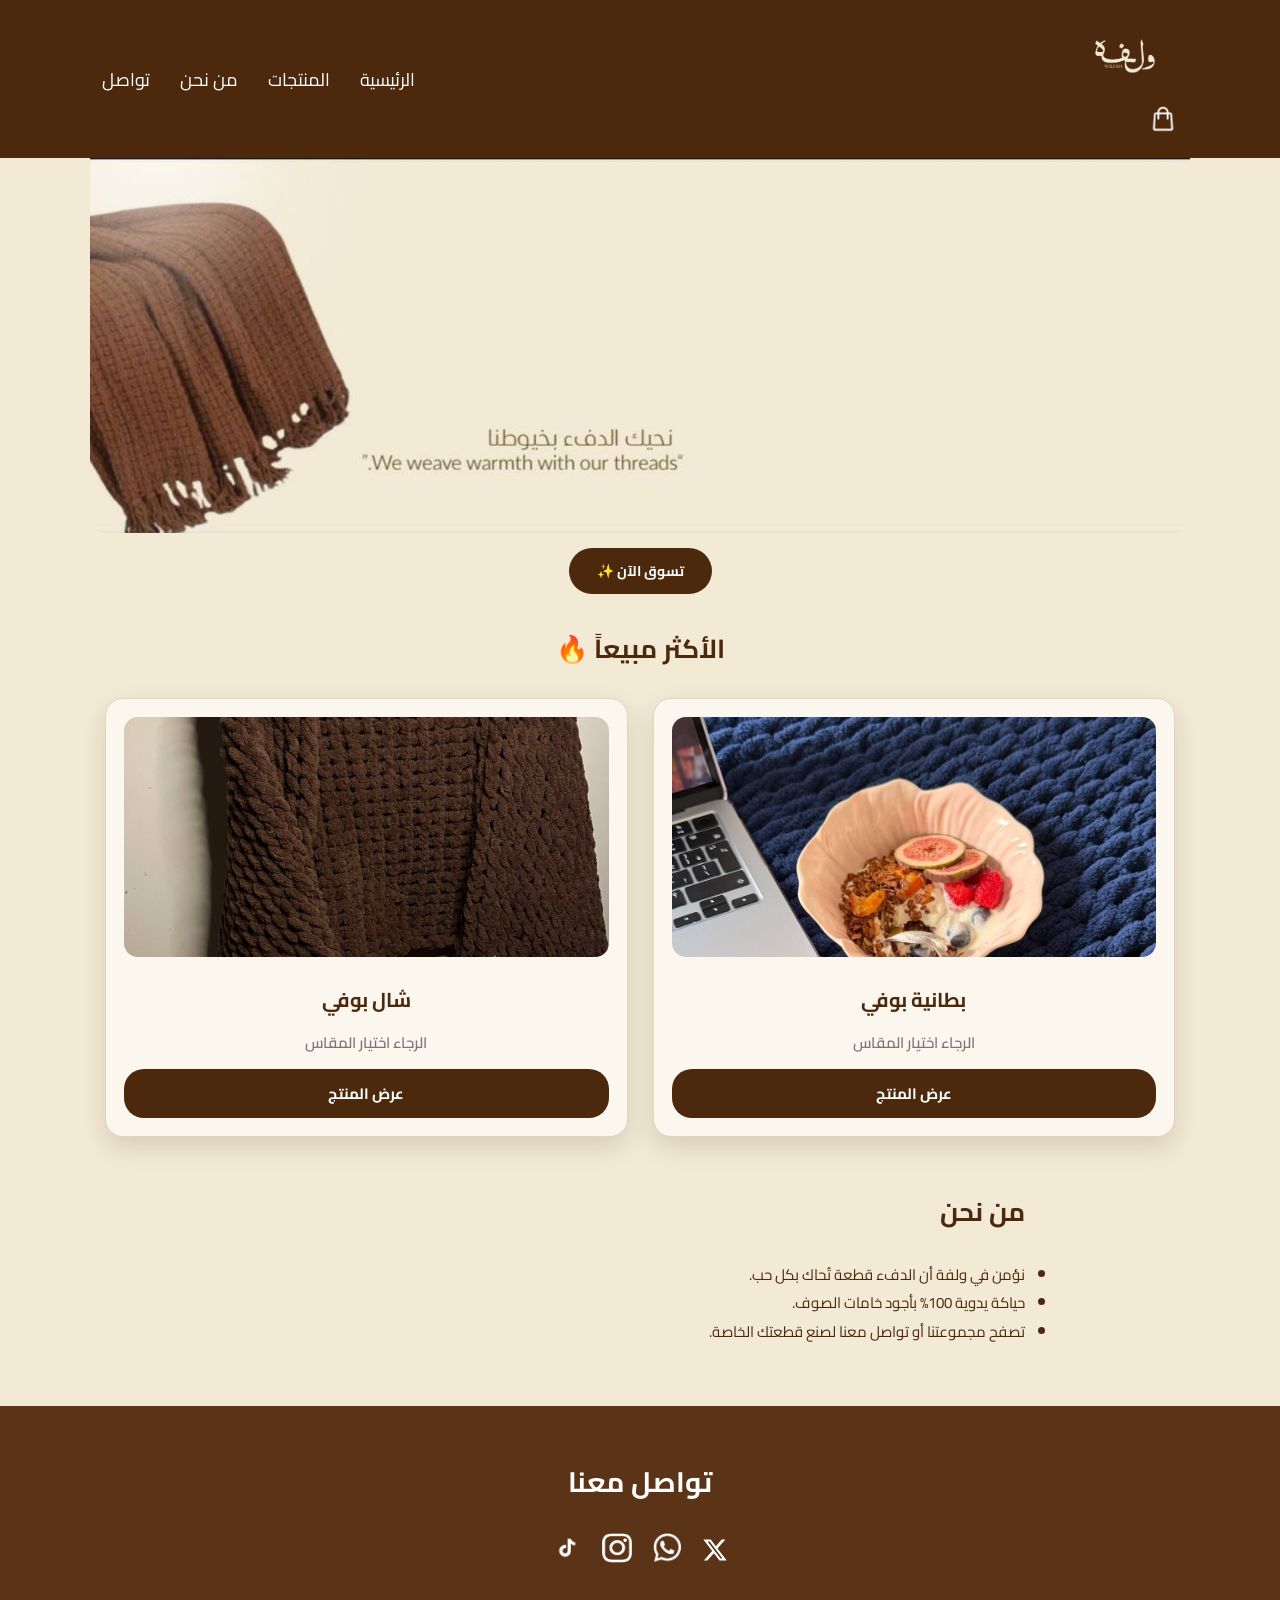
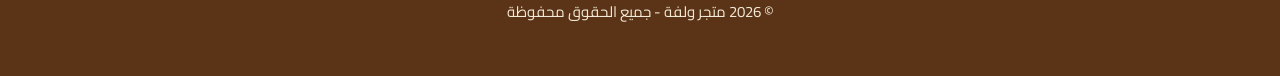
<file: index.html>
<!DOCTYPE html>
<html lang="ar" dir="rtl">

<head>
    <meta name="google-site-verification" content="kiUvC8_cwFcKUTEEatswpKgN4rVV8Y2f2ZMP5cYU7Mk" />
    <meta charset="UTF-8">
    <meta name="viewport" content="width=device-width, initial-scale=1.0">
<!-- عنوان الصفحة الذي سيظهر في نتائج بحث قوقل وسفاري -->
<title>
متجر ولفة | شال وبطانية بوفي حياكة يدوية
</title>    <!-- وصف المتجر للظهور في محركات البحث -->
<meta name="description" content="متجر ولفة المتخصص في الأعمال اليدوية، شال وبطانية صوف من خيوط البوفي الناعمة المصنوعة بحب ودقة. تصفح منتجات متجر ولفة الآن.">

<!-- الكلمات المفتاحية لمساعدة محركات البحث -->
<meta name="keywords" content="متجر ولفة, ولفة, wilfah, شال بوفي, بطانية بوفي, خيوط البوفي, اعمال يدوية, شال صوف, بطانية صوف, حياكة يدوية">

<!-- وسوم التشارك لعرض اسم المتجر ومعاينته بشكل ممتاز عند مشاركة الرابط -->
<meta property="og:title" content="متجر ولفة | شال وبطانية بوفي حياكة يدوية">
<meta property="og:description" content="متجر ولفة المتخصص في الأعمال اليدوية، شال وبطانية صوف من خيوط البوفي المصنوعة بحب ودقة.">
<meta property="og:type" content="website">    <meta property="og:site_name" content="متجر ولفة">
<meta name="application-name" content="متجر ولفة">
    <link rel="stylesheet" href="https://cdnjs.cloudflare.com/ajax/libs/font-awesome/6.5.1/css/all.min.css">
    <link rel="stylesheet" href="wilfah.css">
    <link href="https://fonts.googleapis.com/css2?family=Cairo:wght@300;400;600;700&display=swap" rel="stylesheet">

    <style>
        * {
            box-sizing: border-box;
        }

        body {
            font-family: 'Cairo', sans-serif;
            margin: 0;
            padding: 0;
            background-color: #f2ead5; /* خلفية البيج الدافي الأصلي للمتجر */
        }

        /* تنسيق القسم الترحيبي بالصورة */
        .hero-section {
            width: 100%;
            margin-bottom: 25px;
            text-align: center;
        }

        .hero-img {
            width: 100%;
            max-width: 1100px;
            height: auto;
            display: block;
            margin: 0 auto;
            border-radius: 0 0 16px 16px;
            box-shadow: 0 4px 15px rgba(0, 0, 0, 0.00);
        }

        .hero-action {
            margin-top: 15px;
        }

        .btn-shop-now {
            display: inline-block;
            background-color: #4c280c;
            color: #ffffff;
            padding: 10px 28px;
            border-radius: 25px;
            text-decoration: none;
            font-weight: bold;
            font-size: 14px;
            transition: transform 0.2s, background-color 0.2s;
        }

        .btn-shop-now:hover {
            background-color: #351c08;
            transform: translateY(-2px);
        }

        .products-section {
            max-width: 1100px;
            margin: 30px auto;
            padding: 0 15px;
            text-align: center;
        }

        .products-section h2 {
            color: #4c280c;
            font-size: 26px;
            margin-bottom: 25px;
        }

        /* شبكة المنتجات لتعرض منتجين بجانب بعض */
        .products-grid {
            display: grid;
            grid-template-columns: repeat(2, 1fr);
            gap: 12px;
            justify-content: center;
        }

        /* تعديل بطاقة المنتج بظل واضح ولون خلفية متباين */
        .product-card {
            background-color: #fbf7ee;
            border: 1px solid #e0d5c3;
            border-radius: 18px;
            padding: 12px;
            display: flex;
            flex-direction: column;
            align-items: center;
            box-shadow: 0 10px 25px rgba(76, 40, 12, 0.15);
            transition: transform 0.3s ease, box-shadow 0.3s ease;
        }

        .product-card:hover {
            transform: translateY(-5px);
            box-shadow: 0 15px 32px rgba(76, 40, 12, 0.22);
        }

        .product-card-link {
            width: 100%;
            display: block;
        }

        .product-card img {
            width: 100%;
            height: 160px;
            object-fit: cover;
            border-radius: 14px;
            background-color: #f2ead5;
        }

        .product-card h3 {
            color: #4c280c;
            margin: 10px 0 4px 0;
            font-size: 16px;
        }

        .product-card .price {
            color: #777;
            font-size: 13px;
            margin-bottom: 12px;
            font-weight: 600;
        }

        .btn-view-product {
            display: block;
            width: 100%;
            background-color: #4c280c;
            color: #ffffff;
            text-decoration: none;
            padding: 8px 0;
            border-radius: 20px;
            font-weight: bold;
            font-size: 13px;
            text-align: center;
            transition: background-color 0.2s;
        }

        .btn-view-product:hover {
            background-color: #351c08;
        }

        @media (min-width: 768px) {
            .products-grid {
                gap: 25px;
            }
            .product-card {
                padding: 18px;
            }
            .product-card img {
                height: 240px;
            }
            .product-card h3 {
                font-size: 20px;
            }
            .product-card .price {
                font-size: 15px;
            }
            .btn-view-product {
                padding: 10px 0;
                font-size: 15px;
            }
        }
    </style>
</head>

<body>

<header>
    <nav>
        <div class="header-top">
            <div class="logo">
                <a href="index.html">
                    <img src="wilfah%20logo.jpg" alt="ولفة">
                </a>
            </div>

            <a href="cart.html" class="cart-btn">
                <img src="./cart1.png" alt="سلة التسوق">
            </a>
        </div>

        <ul>
            <li><a href="index.html">الرئيسية</a></li>
            <li><a href="products.html">المنتجات</a></li>
            <li><a href="#about">من نحن</a></li>
            <li><a href="#contact">تواصل</a></li>
        </ul>
    </nav>
</header>

<main>
    <!-- القسم الترحيبي -->
    <section class="hero-section">
        <img src="hedar%20wilfah.jpg" alt="نحيك الدفء بخيوطنا" class="hero-img">
        <div class="hero-action">
            <a href="products.html" class="btn-shop-now">تسوق الآن ✨</a>
        </div>
    <!-- قسم الأكثر مبيعاً -->
    <section class="products-section">
        <h2>الأكثر مبيعاً 🔥</h2>

        <div class="products-grid">
            
            <!-- المنتج الأول: بطانية بوفي -->
            <div class="product-card">
                <a href="product.html?product=blanket" class="product-card-link">
                    <img src="blanket.jpg" alt="بطانية بوفي" onerror="this.src='wilfah%20logo.jpg'">
                </a>
                <h3>بطانية بوفي</h3>
                <p class="price">الرجاء اختيار المقاس</p>
                <a href="product.html?id=blanket" class="btn-view-product">عرض المنتج</a>
            </div>

            <!-- المنتج الثاني: شال بوفي -->
            <div class="product-card">
                <a href="product.html?product=shawl" class="product-card-link">
                    <img src="shawl.jpg" alt="شال بوفي" onerror="this.src='wilfah%20logo.jpg'">
                </a>
                <h3>شال بوفي</h3>
                <p class="price">الرجاء اختيار المقاس</p>
                <a href="product.html?id=shawl" class="btn-view-product">عرض المنتج</a>
            </div>

        </div>
    </section>

    <!-- قسم من نحن -->
    <section id="about" class="products-section" style="text-align: right; max-width: 800px; margin-top: 50px;">
        <h2>من نحن</h2>
        <ul style="line-height: 1.9; color: #4c280c; font-size: 15px;">
            <li>نؤمن في ولفة أن الدفء قطعة تُحاك بكل حب.</li>
            <li>حياكة يدوية 100% بأجود خامات الصوف.</li>
            <li>تصفح مجموعتنا أو تواصل معنا لصنع قطعتك الخاصة.</li>
        </ul>
    </section>
</main>

<footer id="contact">
    <h3>تواصل معنا</h3>
    <a href="https://x.com/Wilfahsa" class="footer-link" target="_blank" aria-label="X Twitter">
        <svg xmlns="http://www.w3.org/2000/svg" width="26" height="26" viewBox="0 0 24 24" fill="white">
            <path d="M18.244 2.25h3.308l-7.227 8.26 8.502 11.24H16.17l-5.214-6.817L4.99 21.75H1.68l7.73-8.835L1.254 2.25H8.08l4.713 6.231zm-1.161 17.52h1.833L7.084 4.126H5.117z"/>
        </svg>
    </a>
    <a href="https://wa.me/966561565969" class="footer-link" target="_blank">
        <img src="whatsapp.PNG" alt="WhatsApp">
    </a>
    <a href="https://www.instagram.com/wilfahsa" class="footer-link" target="_blank">
        <img src="insta.PNG" alt="Instagram">
    </a>
    <a href="https://www.tiktok.com/@wilfah.sa?_r=1&_t=ZS-99pu411m3y3" class="footer-link" target="_blank">
        <img src="tiktok.PNG" alt="tiktok">
    </a>
    <p>©️ 2026 متجر ولفة - جميع الحقوق محفوظة</p>
</footer>

</body>
</html>
</file>
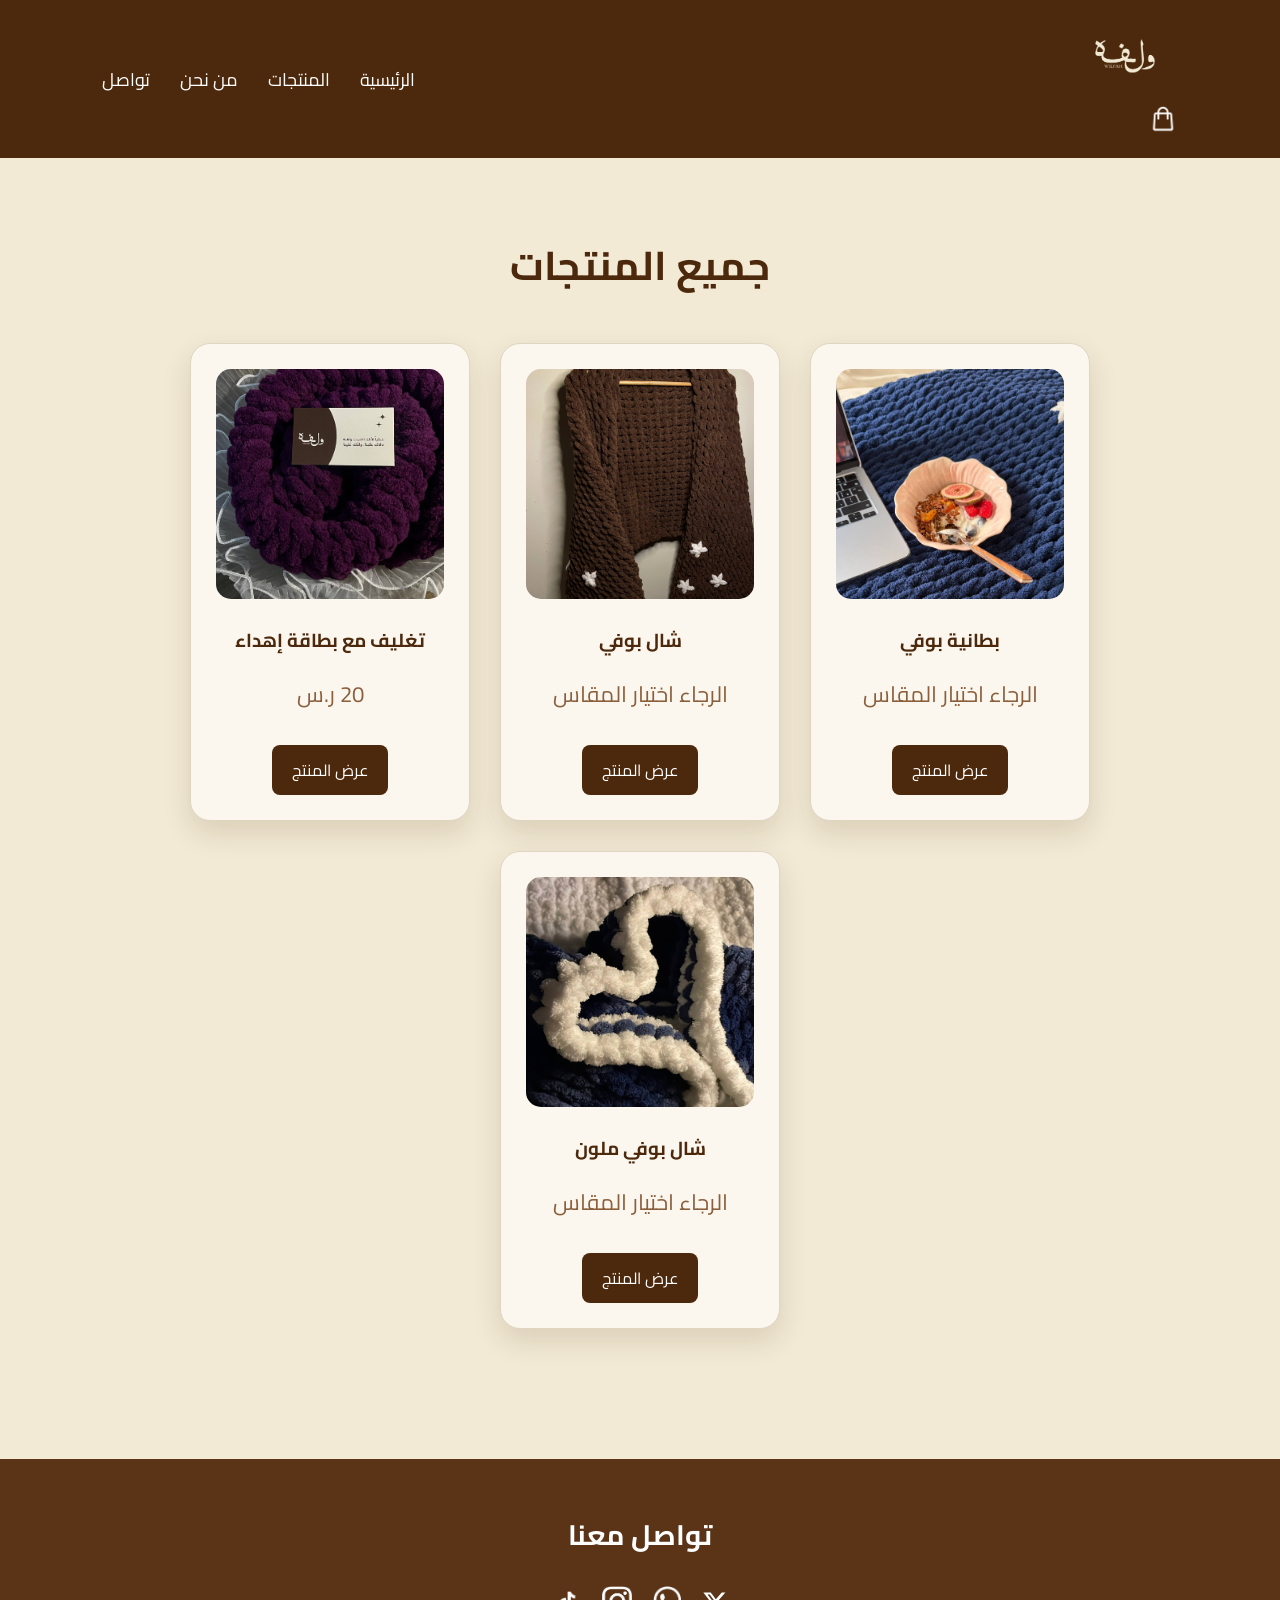
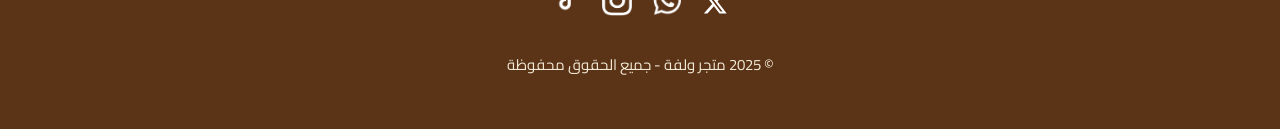
<file: products.html>
<!DOCTYPE html>
<html lang="ar" dir="rtl">

<head>
    <meta charset="UTF-8">
    <meta name="viewport" content="width=device-width, initial-scale=1.0">

    <title>منتجات ولفة</title>

    <!-- Font Awesome Icons -->
    <link rel="stylesheet" href="https://cdnjs.cloudflare.com/ajax/libs/font-awesome/6.5.1/css/all.min.css">

    <!-- Cairo Font -->
    <link href="https://fonts.googleapis.com/css2?family=Cairo:wght@300;400;600;700&display=swap" rel="stylesheet">

    <!-- Custom CSS -->
    <link rel="stylesheet" href="wilfah.css">
</head>

<body>

<header>
    <nav>
        <!-- الجزء العلوي: اللوجو باليمين والسلة باليسار -->
        <div class="header-top">
            <div class="logo">
                <a href="index.html">
                    <img src="wilfah%20logo.jpg" alt="ولفة">
                </a>
            </div>

            <a href="cart.html" class="cart-btn">
                <img src="./cart1.png" alt="سلة التسوق">
            </a>
        </div>

        <!-- القائمة الرئيسية -->
        <ul>
            <li><a href="index.html">الرئيسية</a></li>
            <li><a href="products.html">المنتجات</a></li>
            <li><a href="index.html#about">من نحن</a></li>
            <li><a href="#contact">تواصل</a></li>
        </ul>
    </nav>
</header>


<section class="products">

    <h2>جميع المنتجات</h2>

    <div class="cards">

        <!-- المنتج الأول: بطانية بوفي -->
        <a href="product.html?product=blanket" class="card-link">
            <div class="card">
                <img src="blanket.jpg" alt="بطانية بوفي">
                <h3>بطانية بوفي</h3>
                <p>الرجاء اختيار المقاس</p>
                <span class="product-details-btn">عرض المنتج</span>
            </div>
        </a>

        <!-- المنتج الثاني: شال بوفي -->
        <a href="product.html?product=shawl" class="card-link">
            <div class="card">
                <img src="shawl.jpg" alt="شال بوفي">
                <h3>شال بوفي</h3>
                <p>الرجاء اختيار المقاس</p>
                <span class="product-details-btn">عرض المنتج</span>
            </div>
        </a>

        <!-- المنتج الثالث: تغليف مع بطاقة إهداء -->
        <a href="product.html?product=gift" class="card-link">
            <div class="card">
                <img src="gift1.jpg" alt="تغليف مع بطاقة إهداء">
                <h3>تغليف مع بطاقة إهداء</h3>
                <p>20 ر.س</p>
                <span class="product-details-btn">عرض المنتج</span>
            </div>
        </a>

        <!-- المنتج الرابع: شال بوفي ملون -->
        <a href="product.html?product=colorful-shawl" class="card-link">
            <div class="card">
                <img src="colorful-shawl.jpg" alt="شال بوفي ملون">
                <h3>شال بوفي ملون</h3>
                <p>الرجاء اختيار المقاس</p>
                <span class="product-details-btn">عرض المنتج</span>
            </div>
        </a>

    </div>

</section>


<footer id="contact">
    <h3>تواصل معنا</h3>

    <!-- أيقونة تويتر/X باستخدام SVG مضمون الظهور -->
    <a href="https://x.com/Wilfahsa" class="footer-link" target="_blank" aria-label="X Twitter">
        <svg xmlns="http://www.w3.org/2000/svg" width="26" height="26" viewBox="0 0 24 24" fill="white">
            <path d="M18.244 2.25h3.308l-7.227 8.26 8.502 11.24H16.17l-5.214-6.817L4.99 21.75H1.68l7.73-8.835L1.254 2.25H8.08l4.713 6.231zm-1.161 17.52h1.833L7.084 4.126H5.117z"/>
        </svg>
    </a>

    <a href="https://wa.me/966561565969" class="footer-link" target="_blank">
        <img src="whatsapp.PNG" alt="WhatsApp">
    </a>

    <a href="https://www.instagram.com/wilfahsa" class="footer-link" target="_blank">
        <img src="insta.PNG" alt="Instagram">
    </a>

    <a href="https://www.tiktok.com/@wilfah.sa?_r=1&_t=ZS-99pu411m3y3" class="footer-link" target="_blank">
        <img src="tiktok.PNG" alt="TikTok">
    </a>

    <p>©️ 2025 متجر ولفة - جميع الحقوق محفوظة</p>
</footer>

</body>
</html>
</file>
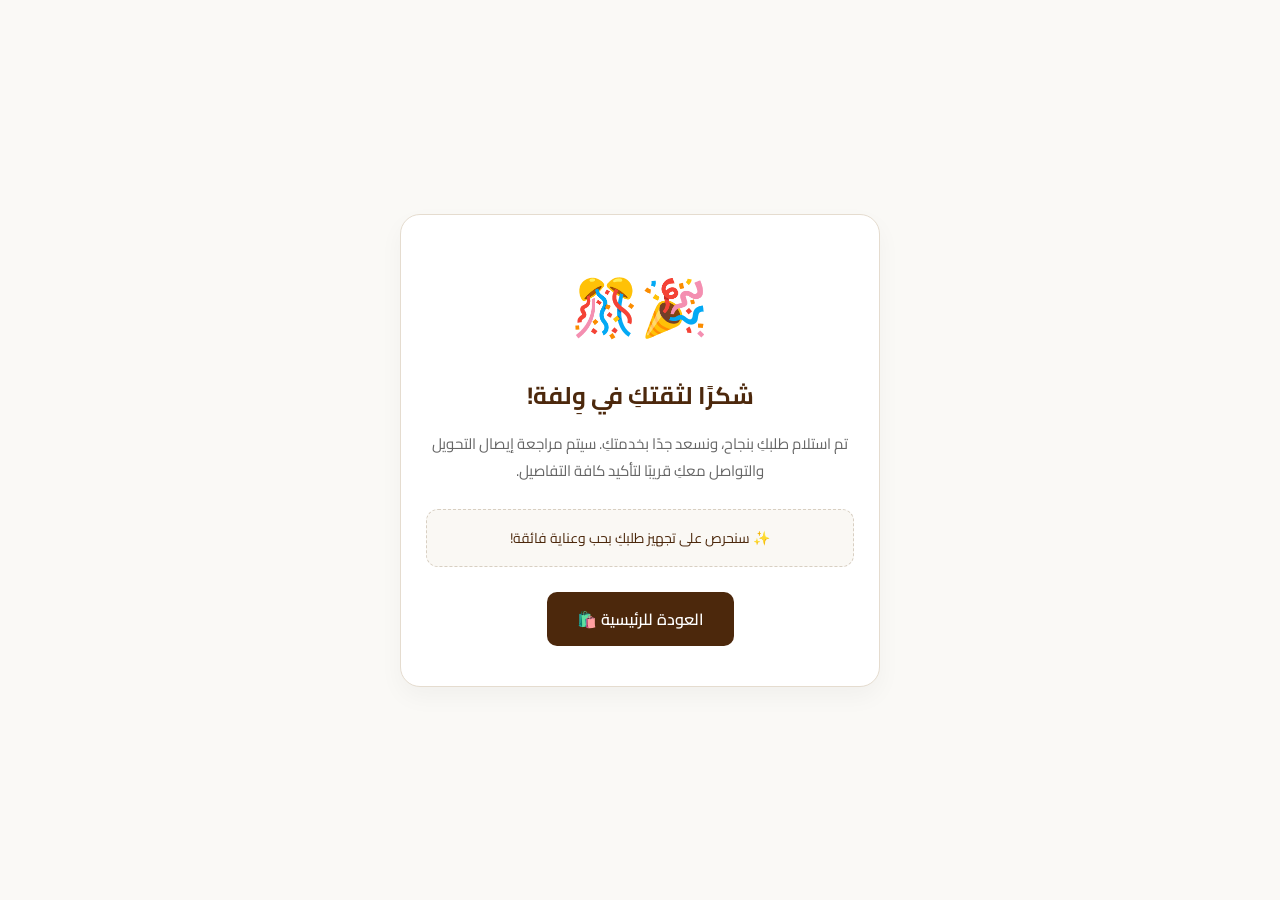
<file: thanks.html>
<!DOCTYPE html>
<html lang="ar" dir="rtl">
<head>
    <meta charset="UTF-8">
    <meta name="viewport" content="width=device-width, initial-scale=1.0">
    <title>تم استلام طلبك بنجاح | وِلفة</title>
    <link href="https://fonts.googleapis.com/css2?family=Cairo:wght@400;600;700&display=swap" rel="stylesheet">
    <style>
        * {
            box-sizing: border-box;
            margin: 0;
            padding: 0;
        }
        body {
            font-family: 'Cairo', sans-serif;
            background-color: #faf9f6;
            color: #4c280c;
            display: flex;
            justify-content: center;
            align-items: center;
            min-height: 100vh;
            padding: 20px;
        }
        .thanks-card {
            background: #ffffff;
            border: 1px solid #e5dccf;
            border-radius: 20px;
            padding: 40px 25px;
            text-align: center;
            max-width: 480px;
            width: 100%;
            box-shadow: 0 10px 25px rgba(0,0,0,0.04);
        }
        .icon {
            font-size: 55px;
            margin-bottom: 15px;
        }
        h1 {
            font-size: 24px;
            margin-bottom: 12px;
            color: #4c280c;
        }
        p {
            font-size: 15px;
            line-height: 1.8;
            color: #666;
            margin-bottom: 25px;
        }
        .order-info {
            background: #faf8f4;
            border: 1px dashed #d8cfc2;
            border-radius: 12px;
            padding: 15px;
            margin-bottom: 25px;
            font-size: 14px;
            color: #4c280c;
        }
        .btn-home {
            display: inline-block;
            background-color: #4c280c;
            color: #ffffff;
            padding: 12px 30px;
            border-radius: 10px;
            text-decoration: none;
            font-weight: 600;
            transition: opacity 0.3s ease;
        }
        .btn-home:hover {
            opacity: 0.9;
        }
    </style>
</head>
<body>
    <div class="thanks-card">
        <div class="icon">🎉🎊</div>
        <h1>شكرًا لثقتكِ في وِلفة!</h1>
        <p>تم استلام طلبكِ بنجاح، ونسعد جدًا بخدمتكِ. سيتم مراجعة إيصال التحويل والتواصل معكِ قريبًا لتأكيد كافة التفاصيل.</p>
        
        <div class="order-info">
            ✨ سنحرص على تجهيز طلبكِ بحب وعناية فائقة!
        </div>
        <a href="index.html" class="btn-home">العودة للرئيسية 🛍️</a>
    </div>
</body>
</html>
</file>
<file: wilfah.css>
Html {
    scroll-behavior: smooth;
}

* {
    margin: 0;
    padding: 0;
    box-sizing: border-box;
    font-family: 'Cairo', sans-serif;
}

body {
    background: #f2ead5;
    color: #4c280c;
}


/* =================================
   HEADER
================================= */

header {
    background: #4c280c;
    padding: 15px 8%;
}

nav {
    display: flex;
    justify-content: space-between;
    align-items: center;
}

.logo img {
    height: 80px;
    border-radius: 10px;
}

nav ul {
    display: flex;
    list-style: none;
    gap: 30px;
}

nav ul li a {
    text-decoration: none;
    color: white;
    font-size: 18px;
    transition: 0.3s;
}

nav ul li a:hover {
    color: #e7c7a3;
}


/* =================================
   CART BUTTON
================================= */

.cart-btn {
    background: transparent;
    padding: 0;
    border-radius: 0;
}

.cart-btn img {
    width: 30px;
    height: 30px;
}


/* =================================
   HERO
================================= */

.hero {
    display: flex;
    justify-content: space-between;
    align-items: center;
    padding: 80px 8%;
}

.text {
    width: 50%;
}

.text h1 {
    font-size: 50px;
    margin-bottom: 20px;
}

.text p {
    font-size: 20px;
    line-height: 2;
    margin-bottom: 25px;
    font-weight: bold;
}

.hero-btn {
    display: inline-block;
    background: #5b3418;
    color: white;
    text-decoration: none;
    font-weight: bold;
    padding: 15px 30px;
    border-radius: 35px;
    box-shadow: 0 8px 20px rgba(76, 40, 12, 0.22);
    transition: 0.3s;
}

.hero-btn:hover {
    opacity: 0.9;
}

.image {
    width: 40%;
    text-align: center;
}

.image img {
    width: 100%;
    max-width: 350px;
    border-radius: 20px;
    box-shadow: 0 12px 30px rgba(76, 40, 12, 0.20);
}


/* =================================
   PRODUCTS
================================= */

.products {
    padding: 70px 8%;
    text-align: center;
}

.products h2 {
    font-size: 40px;
    margin-bottom: 40px;
}

.cards {
    display: flex;
    justify-content: center;
    gap: 30px;
    flex-wrap: wrap;
}

.card-link {
    text-decoration: none;
    color: inherit;
    display: block;
}

.card {
    background: #fbf7ee;
    width: 280px;
    padding: 25px;
    border-radius: 20px;
    border: 1px solid #e0d5c3;
    /* ظل أعمق وأوضح لبروز كروت المنتجات */
    box-shadow: 0 12px 28px rgba(76, 40, 12, 0.14);
    transition: transform 0.3s ease, box-shadow 0.3s ease;
}

.card:hover {
    transform: translateY(-6px);
    box-shadow: 0 18px 36px rgba(76, 40, 12, 0.20);
}

.card img {
    width: 100%;
    height: 230px;
    object-fit: cover;
    border-radius: 15px;
    margin-bottom: 15px;
}

.card h3 {
    margin-bottom: 15px;
}

.card p {
    font-size: 22px;
    color: #8b5e3c;
    margin-bottom: 20px;
}

.card button {
    background: #5b3418;
    color: white;
    border: none;
    padding: 12px 25px;
    border-radius: 30px;
    cursor: pointer;
}

.product-details-btn {
    display: inline-block;
    background: #4c280c;
    color: white;
    text-decoration: none;
    padding: 10px 20px;
    border-radius: 8px;
    margin-top: 10px;
}


/* =================================
   ABOUT
================================= */

.about {
    padding: 80px 8%;
    background: #f2ead5;
    text-align: right;
}

.about h2 {
    font-size: 30px;
    color: #5b3418;
    margin-bottom: 20px;
    font-weight: bold;
}

.about p {
    max-width: 800px;
    margin: auto;
    font-size: 20px;
    line-height: 2;
    color: #4b2e19;
}

.about ul {
    width: fit-content;
    margin: 20px auto;
    text-align: right;
    line-height: 2.2;
    color: #4b2e19;
}


/* =================================
   FOOTER
================================= */

footer {
    background: #5b3418;
    color: white;
    text-align: center;
    width: 100%;
    padding: 50px 8%;
    margin-top: 60px;
}

footer h3 {
    font-size: 28px;
    margin-bottom: 25px;
    color: white;
}

footer .footer-link {
    display: inline-block;
    margin: 0 8px;
    text-decoration: none;
}

footer .footer-link img {
    width: 30px;
    height: 30px;
    object-fit: contain;
    transition: 0.3s;
}

footer .footer-link img:hover {
    transform: scale(1.15);
}

footer p {
    margin-top: 25px;
    font-size: 15px;
    color: #f2ead5 !important;
}

footer p,
footer p span,
footer p::first-letter {
    color: #f2ead5 !important;
}


/* =================================
   PRODUCT DETAILS
================================= */

.product-details {
    max-width: 1100px;
    margin: 60px auto;
    padding: 30px;
    display: flex;
    gap: 60px;
    align-items: center;
    background: #fbf7ee;
    border-radius: 20px;
    border: 1px solid #e0d5c3;
    box-shadow: 0 12px 28px rgba(76, 40, 12, 0.14);
}

.product-image {
    flex: 1;
    text-align: center;
}

.product-image img {
    width: 100%;
    max-width: 450px;
    height: 450px;
    object-fit: contain;
    border-radius: 20px;
}

.product-info {
    flex: 1;
}

.product-info h1 {
    color: #4c280c;
    font-size: 32px;
    margin-bottom: 20px;
}

.product-info p {
    font-size: 18px;
    line-height: 2;
    margin-bottom: 20px;
}

.product-info h2 {
    color: #4c280c;
    font-size: 28px;
    margin-bottom: 30px;
}

.product-option {
    margin-bottom: 25px;
}

.product-option label {
    display: block;
    margin-bottom: 10px;
    font-weight: 600;
}

.product-option select,
.product-option input {
    width: 100%;
    max-width: 300px;
    padding: 12px;
    border: 1px solid #d8cbb7;
    border-radius: 10px;
    background: #f5eedf;
    font-family: Cairo, sans-serif;
    font-size: 16px;
}

.product-option textarea {
    width: 100%;
    max-width: 500px;
    padding: 12px;
    border: 1px solid #d8cbb7;
    border-radius: 10px;
    background: #f5eedf;
    font-family: Cairo, sans-serif;
    font-size: 16px;
    resize: vertical;
}


/* =================================
   PRODUCT PAGE & CART CARDS
================================= */

.product-page {
    max-width: 1100px;
    margin: 60px auto;
    padding: 30px;
    display: grid;
    grid-template-columns: 1fr 1fr;
    gap: 60px;
    align-items: start;
}

/* كروت السلة */
.cart-card,
.cart-product,
.empty-cart {
    background: #fbf7ee !important;
    border: 1px solid #e0d5c3 !important;
    border-radius: 18px !important;
    box-shadow: 0 12px 28px rgba(76, 40, 12, 0.14) !important;
}

.product-image-box {
    text-align: center;
    display: flex;
    flex-direction: column;
    align-items: center;
    width: 100%;
}

.product-main-image {
    width: 100%;
    max-width: 500px;
    height: 500px;
    border-radius: 25px;
    object-fit: cover;
    box-shadow: 0 12px 28px rgba(76, 40, 12, 0.15);
}

.product-price {
    font-size: 28px;
    font-weight: 700;
    color: #4c280c;
    margin-bottom: 30px;
}


/* =================================
   CUSTOMIZATION
================================= */

.blanket-customization {
    margin-top: 30px;
}

.blanket-customization h3 {
    color: #4c280c;
    font-size: 24px;
    margin-bottom: 20px;
}

.custom-option {
    background: #f5eedf;
    padding: 18px;
    border-radius: 15px;
    margin-bottom: 15px;
    border: 1px solid #e0d5c3;
    box-shadow: 0 6px 16px rgba(76, 40, 12, 0.08);
}

.option-title {
    display: flex;
    justify-content: space-between;
    align-items: center;
    margin-bottom: 15px;
    font-weight: 600;
}


/* =================================
   QUANTITY
================================= */

.quantity-control {
    display: flex;
    align-items: center;
    gap: 12px;
}

.quantity-control button {
    width: 38px;
    height: 38px;
    border: none;
    border-radius: 10px;
    background: #4c280c;
    color: #f2ead5;
    font-size: 22px;
    cursor: pointer;
}

.quantity-control span {
    min-width: 30px;
    text-align: center;
    font-weight: 700;
}

.quantity-control input {
    width: 60px;
    text-align: center;
    padding: 8px;
    border: 1px solid #d8cbb7;
    border-radius: 8px;
    background: #f5eedf;
    font-family: "Cairo", sans-serif;
}


/* =================================
   LETTERS
================================= */

.letters-note {
    margin-top: 20px;
    padding-top: 15px;
    border-top: 1px solid #ded4c5;
}

.letters-note label {
    display: block;
    font-weight: 700;
    margin-bottom: 5px;
}

.letters-note p {
    font-size: 14px;
    margin-bottom: 10px;
}

.letters-note input {
    width: 100%;
    padding: 13px;
    border: 1px solid #d8cbb7;
    border-radius: 10px;
    background: #f5eedf;
    font-family: "Cairo", sans-serif;
}


/* =================================
   TOTAL PRICE & ADD TO CART
================================= */

.total-price {
    margin-top: 30px;
    padding: 20px;
    background: #f5eedf;
    border-radius: 15px;
    font-size: 20px;
    border: 1px solid #e0d5c3;
    box-shadow: 0 6px 16px rgba(76, 40, 12, 0.08);
}

.total-price strong {
    color: #4c280c;
    font-size: 25px;
}

.add-cart-btn {
    width: 100%;
    margin-top: 20px;
    padding: 16px;
    border: none;
    border-radius: 14px;
    background: #4c280c;
    color: #f2ead5;
    font-family: "Cairo", sans-serif;
    font-size: 18px;
    cursor: pointer;
    box-shadow: 0 8px 20px rgba(76, 40, 12, 0.20);
    transition: 0.3s;
}

.add-cart-btn:hover {
    opacity: 0.9;
}


/* =========================================
   معرض صور المنتج والتكبير
========================================= */

.product-thumbnails {
    display: flex;
    gap: 10px;
    margin-top: 12px;
    width: 100%;
    overflow-x: auto;
    padding-bottom: 5px;
}

.product-thumbnail {
    width: 75px;
    height: 75px;
    min-width: 75px;
    object-fit: cover;
    border-radius: 10px;
    cursor: pointer;
    border: 2px solid transparent;
    background: #f2ead5;
}

.product-thumbnail:hover,
.product-thumbnail.active {
    border-color: #4c280c;
}

.image-modal {
    display: none;
    position: fixed;
    z-index: 9999;
    inset: 0;
    background: rgba(0, 0, 0, 0.85);
    align-items: center;
    justify-content: center;
    padding: 20px;
}

.image-modal.active {
    display: flex;
}

.image-modal img {
    max-width: 90%;
    max-height: 85vh;
    object-fit: contain;
    border-radius: 12px;
}

.image-modal-close {
    position: absolute;
    top: 20px;
    right: 30px;
    color: white;
    font-size: 40px;
    cursor: pointer;
    z-index: 10001;
}

.image-modal-arrow {
    position: absolute;
    top: 50%;
    transform: translateY(-50%);
    width: 45px;
    height: 45px;
    border: none;
    border-radius: 50%;
    background: white;
    color: #4c280c;
    font-size: 25px;
    cursor: pointer;
    z-index: 10001;
}

.image-modal-prev { left: 25px; }
.image-modal-next { right: 25px; }


/* =================================
   GIFT DETAILS
================================= */

#gift-details {
    display: none;
    margin-top: 20px;
    padding-top: 20px;
    border-top: 1px solid #eee;
}

#gift-details.show {
    display: block;
}

.gift-form-grid {
    display: grid;
    grid-template-columns: 1fr 1fr;
    gap: 18px;
}

.gift-form-full {
    grid-column: 1 / -1;
}

.gift-message-box {
    background: #f5eedf;
    color: #4c280c;
    padding: 14px 16px;
    border-radius: 10px;
    margin-bottom: 20px;
    line-height: 1.8;
    border: 1px solid #e0d5c3;
}


/* =================================
   MOBILE RESPONSIVE (الشاشات الصغيرة)
================================= */

@media (max-width: 768px) {

    header {
        padding: 12px 5%;
    }

    nav {
        display: flex;
        flex-direction: column;
        gap: 12px;
    }

    .header-top {
        display: flex;
        justify-content: space-between;
        align-items: center;
        width: 100%;
    }

    nav ul {
        display: flex;
        flex-direction: row;
        justify-content: center;
        flex-wrap: wrap;
        gap: 15px;
        width: 100%;
    }

    nav ul li a {
        font-size: 15px;
    }

    .hero {
        flex-direction: column;
        text-align: center;
        padding: 40px 5%;
    }

    .text,
    .image {
        width: 100%;
    }

    .text h1 {
        font-size: 32px;
    }

    .image img {
        margin-top: 20px;
    }

    .products {
        padding: 40px 3%;
    }

    .products h2 {
        font-size: 28px;
        margin-bottom: 25px;
    }

    .cards {
        display: grid;
        grid-template-columns: repeat(2, 1fr);
        gap: 12px;
    }

    .card {
        width: 100%;
        padding: 12px;
        border-radius: 15px;
    }

    .card img {
        height: 140px;
        border-radius: 10px;
        margin-bottom: 10px;
    }

    .card h3 {
        font-size: 15px;
        margin-bottom: 8px;
    }

    .card p {
        font-size: 16px;
        margin-bottom: 12px;
    }

    .card button,
    .product-details-btn {
        padding: 8px 12px;
        font-size: 13px;
        border-radius: 20px;
        width: 100%;
    }

    .about {
        padding: 50px 5%;
        text-align: center;
    }

    footer {
        padding: 35px 15px;
        margin-top: 30px;
    }

    footer h3 {
        font-size: 22px;
    }

    .product-details,
    .product-page {
        grid-template-columns: 1fr;
        flex-direction: column;
        margin: 20px 10px;
        padding: 15px;
        gap: 25px;
    }

    .product-main-image,
    .product-image img {
        height: 280px;
    }

    .product-info h1 {
        font-size: 24px;
    }

    .gift-form-grid {
        grid-template-columns: 1fr;
        gap: 10px;
    }

    .gift-form-full {
        grid-column: auto;
    }

    .product-thumbnail {
        width: 60px;
        height: 60px;
        min-width: 60px;
    }

    .image-modal img {
        max-width: 95%;
        max-height: 75vh;
    }

    .image-modal-close {
        top: 10px;
        right: 15px;
        font-size: 35px;
    }

    .image-modal-arrow {
        width: 38px;
        height: 38px;
        font-size: 18px;
    }

    .image-modal-prev { left: 8px; }
    .image-modal-next { right: 8px; }
}
/* 1. توحيد ارتفاع الكروت داخل شبكة المنتجات */
.products-grid {
    display: grid;
    grid-template-columns: repeat(2, 1fr);
    gap: 12px;
    align-items: stretch; /* تجعل جميع الكروت في نفس الصف بنفس الارتفاع تماماً */
}

/* 2. جعل الكرت يستغل كامل الارتفاع وتوزيع محتواه */
.product-card {
    display: flex;
    flex-direction: column;
    justify-content: space-between;
    height: 100%;
}

/* 3. إعطاء مساحة ثابتة للعنوان تكفي سطرين لكل الكروت */
.product-card h3 {
    min-height: 48px;
    display: flex;
    align-items: center;
    justify-content: center;
    text-align: center;
}
</file>
